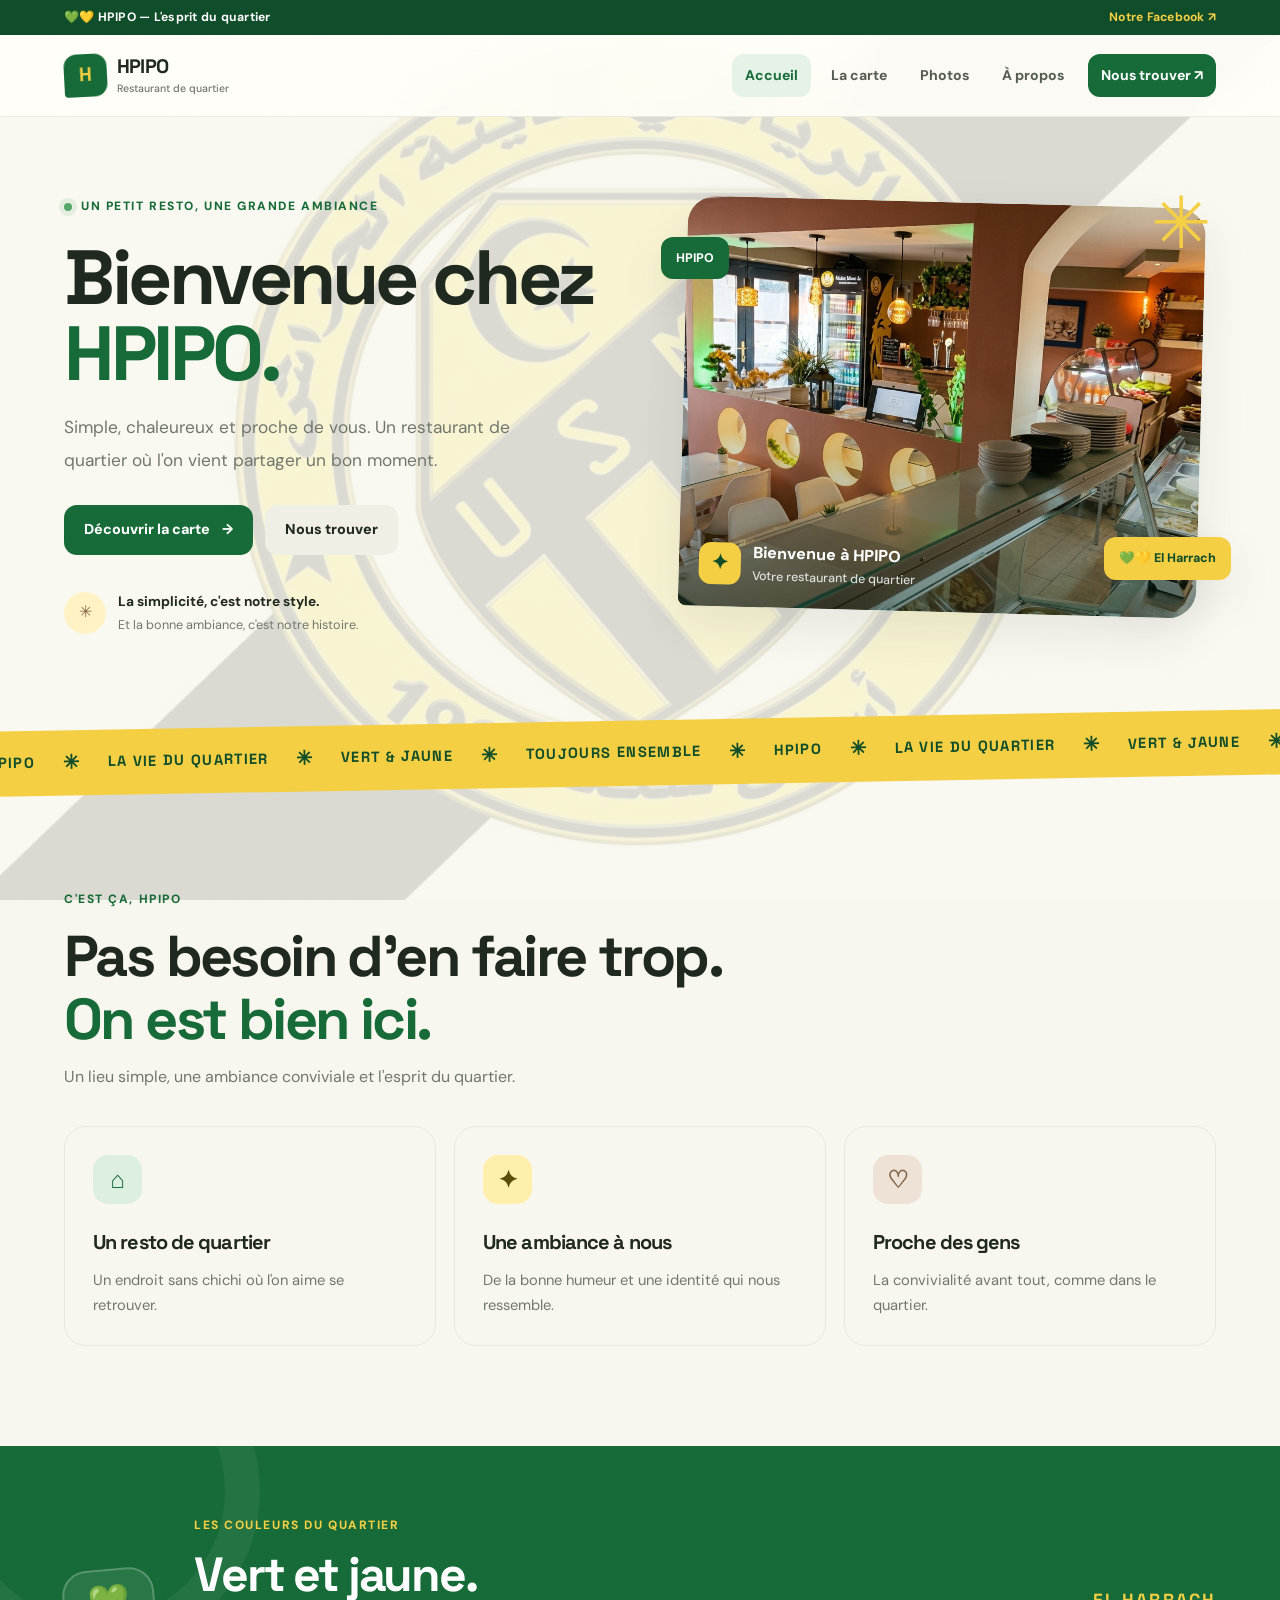
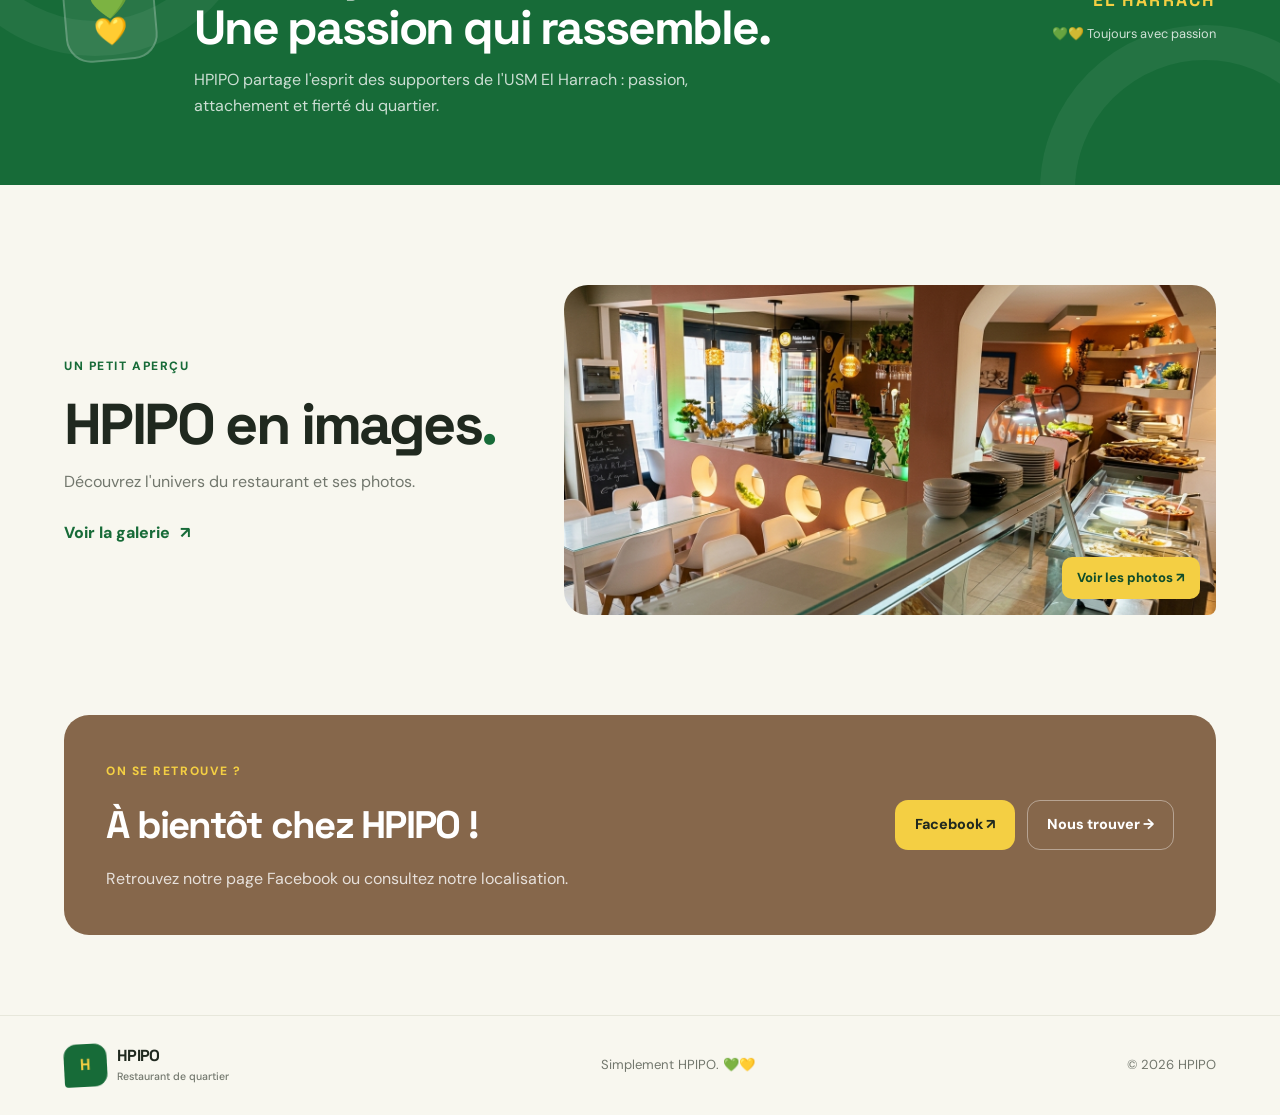
<file: index.html>
<!DOCTYPE html>
<html lang="fr">
<head>
  <meta charset="UTF-8">
  <meta name="viewport" content="width=device-width, initial-scale=1.0">
  <meta name="theme-color" content="#176b38">
  <meta name="description" content="Bienvenue chez HPIPO, un petit restaurant de quartier avec une ambiance conviviale.">
  <title>HPIPO | Restaurant de quartier</title>
  <link rel="stylesheet" href="index.css">
  <script defer src="index.js" defer></script>
</head>
<body>
  <div class="top-strip">
    <span>💚💛 HPIPO — L'esprit du quartier</span>
    <a href="https://web.facebook.com/chefhpipo/?locale=fr_FR&_rdc=1&_rdr#" target="_blank" rel="noopener noreferrer">Notre Facebook ↗</a>
  </div>

  <header class="site-header">
    <a class="brand" href="index.html">
      <span class="brand-mark">H</span>
      <span>HPIPO<small>Restaurant de quartier</small></span>
    </a>

    <button class="menu-toggle" aria-label="Ouvrir le menu" aria-expanded="false">☰</button>

    <nav class="nav-links">
      <a class="active" href="index.html">Accueil</a>
      <a href="menu.html">La carte</a>
      <a href="gallery.html">Photos</a>
      <a href="about.html">À propos</a>
      <a class="nav-contact" href="contact.html">Nous trouver ↗</a>
    </nav>
  </header>

  <main>
    <section class="hero section-wrap">
      <div class="hero-copy reveal">
        <span class="eyebrow"><span class="live-dot"></span> Un petit resto, une grande ambiance</span>
        <h1>Bienvenue chez <span>HPIPO.</span></h1>
        <p class="hero-lead">
          Simple, chaleureux et proche de vous.
          Un restaurant de quartier où l'on vient partager un bon moment.
        </p>

        <div class="hero-actions">
          <a class="btn btn-green" href="menu.html">Découvrir la carte <span>→</span></a>
          <a class="btn btn-light" href="contact.html">Nous trouver</a>
        </div>

        <div class="hero-note">
          <span class="note-icon">✳</span>
          <p><strong>La simplicité, c'est notre style.</strong><br>
          <span>Et la bonne ambiance, c'est notre histoire.</span></p>
        </div>
      </div>

      <div class="hero-visual reveal">
        <div class="image-frame">
          <img src="assets/resturent.png" alt="Photo préparée du restaurant HPIPO">
          <div class="image-label">
            <span class="label-star">✦</span>
            <span>Bienvenue à HPIPO<small>Votre restaurant de quartier</small></span>
          </div>
        </div>
        <span class="floating-tag tag-green">HPIPO</span>
        <span class="floating-tag tag-yellow">💚💛 El Harrach</span>
        <span class="visual-doodle">✳</span>
      </div>
    </section>

    <section class="ticker" aria-label="L'esprit HPIPO">
      <div class="ticker-track">
        <span>HPIPO</span><b>✳</b><span>LA VIE DU QUARTIER</span><b>✳</b>
        <span>VERT & JAUNE</span><b>✳</b><span>TOUJOURS ENSEMBLE</span><b>✳</b>
        <span>HPIPO</span><b>✳</b><span>LA VIE DU QUARTIER</span><b>✳</b>
        <span>VERT & JAUNE</span><b>✳</b><span>TOUJOURS ENSEMBLE</span><b>✳</b>
      </div>
    </section>

    <section class="section-wrap intro-section">
      <div class="section-heading reveal">
        <span class="eyebrow">C'EST ÇA, HPIPO</span>
        <h2>Pas besoin d'en faire trop.<br><span>On est bien ici.</span></h2>
        <p>Un lieu simple, une ambiance conviviale et l'esprit du quartier.</p>
      </div>

      <div class="feature-grid">
        <article class="feature-card reveal">
          <span class="feature-icon green-icon">⌂</span>
          <h3>Un resto de quartier</h3>
          <p>Un endroit sans chichi où l'on aime se retrouver.</p>
        </article>
        <article class="feature-card reveal">
          <span class="feature-icon yellow-icon">✦</span>
          <h3>Une ambiance à nous</h3>
          <p>De la bonne humeur et une identité qui nous ressemble.</p>
        </article>
        <article class="feature-card reveal">
          <span class="feature-icon brown-icon">♡</span>
          <h3>Proche des gens</h3>
          <p>La convivialité avant tout, comme dans le quartier.</p>
        </article>
      </div>
    </section>

    <section class="supporter-section">
      <div class="supporter-inner section-wrap reveal">
        <div class="supporter-badge">💚<br><span>💛</span></div>
        <div>
          <span class="eyebrow light-eyebrow">LES COULEURS DU QUARTIER</span>
          <h2>Vert et jaune.<br>Une passion qui rassemble.</h2>
          <p>HPIPO partage l'esprit des supporters de l'USM El Harrach : passion, attachement et fierté du quartier.</p>
        </div>
        <div class="supporter-side">
          <span class="supporter-word">EL HARRACH</span>
          <span class="supporter-sub">💚💛 Toujours avec passion</span>
        </div>
      </div>
    </section>

    <section class="section-wrap photo-callout">
      <div class="photo-callout-copy reveal">
        <span class="eyebrow">UN PETIT APERÇU</span>
        <h2>HPIPO en images<span>.</span></h2>
        <p>Découvrez l'univers du restaurant et ses photos.</p>
        <a class="text-link" href="gallery.html">Voir la galerie <span>↗</span></a>
      </div>
      <a class="callout-image reveal" href="gallery.html" aria-label="Voir les photos du restaurant">
        <img src="assets/resturent.png" alt="Le restaurant HPIPO">
        <span class="image-open">Voir les photos ↗</span>
      </a>
    </section>

    <section class="final-cta section-wrap reveal">
      <div>
        <span class="eyebrow">ON SE RETROUVE ?</span>
        <h2>À bientôt chez HPIPO !</h2>
        <p>Retrouvez notre page Facebook ou consultez notre localisation.</p>
      </div>
      <div class="hero-actions">
        <a class="btn btn-yellow" href="https://web.facebook.com/chefhpipo/?locale=fr_FR&_rdc=1&_rdr#" target="_blank" rel="noopener noreferrer">Facebook ↗</a>
        <a class="btn btn-outline-light" href="contact.html">Nous trouver →</a>
      </div>
    </section>
  </main>

  <footer class="site-footer">
    <a class="brand footer-brand" href="index.html">
      <span class="brand-mark">H</span><span>HPIPO<small>Restaurant de quartier</small></span>
    </a>
    <p>Simplement HPIPO. 💚💛</p>
    <span>© <span class="current-year"></span> HPIPO</span>
  </footer>

  <button class="back-top" aria-label="Retour en haut">↑</button>
</body>
</html>
</file>
<file: index.css>
@import url('https://fonts.googleapis.com/css2?family=DM+Sans:wght@400;500;600;700;800&family=Space+Grotesk:wght@400;500;600;700&display=swap');

:root {

  --green: #176b38;

  --green-dark: #104d2a;

  --green-light: #e5f2e7;

  --yellow: #f4cf43;

  --brown: rgb(134, 103, 75);

  --cream: #f8f7ef;

  --paper: #fffef9;

  --ink: #20291f;

  --muted: #72776d;

  --border: #e7e7db;

  --radius: 22px;

  --shadow: 0 18px 50px rgba(32, 41, 31, .09);

}

* { box-sizing: border-box; }

html {

  scroll-behavior: smooth;

  scroll-padding-top: 100px;

}

body {

  margin: 0;

  color: var(--ink);

  background: var(--paper);

  font-family: "DM Sans", sans-serif;

  line-height: 1.65;

  overflow-x: hidden;

}

body::selection { background: var(--yellow); color: var(--ink); }

a { color: inherit; text-decoration: none; }

img { display: block; width: 100%; }

button, input, textarea { font: inherit; }

button, a { -webkit-tap-highlight-color: transparent; }

.top-strip {

  min-height: 35px;

  padding: 7px 5%;

  display: flex;

  justify-content: space-between;

  align-items: center;

  gap: 12px;

  background: var(--green-dark);

  color: white;

  font-size: .76rem;

  font-weight: 700;

  letter-spacing: .02em;

}

.top-strip a { color: var(--yellow); }

.top-strip a:hover { text-decoration: underline; }

.site-header {

  position: sticky;

  top: 0;

  z-index: 100;

  min-height: 82px;

  padding: 14px 5%;

  display: flex;

  align-items: center;

  justify-content: space-between;

  gap: 25px;

  background: rgba(255, 254, 249, .94);

  border-bottom: 1px solid rgba(231, 231, 219, .85);

  backdrop-filter: blur(14px);

}

.brand {

  display: inline-flex;

  align-items: center;

  gap: 10px;

  font-family: "Space Grotesk", sans-serif;

  font-size: 1.22rem;

  font-weight: 800;

  line-height: 1.15;

  letter-spacing: -.04em;

}

.brand-mark {

  display: grid;

  place-items: center;

  width: 43px;

  height: 43px;

  border-radius: 13px 13px 13px 4px;

  background: var(--green);

  color: var(--yellow);

  transform: rotate(-3deg);

  transition: transform .3s ease;

}

.brand:hover .brand-mark { transform: rotate(7deg) scale(1.06); }

.brand small {

  display: block;

  margin-top: 4px;

  color: var(--muted);

  font: 500 .66rem "DM Sans", sans-serif;

  letter-spacing: 0;

}

.nav-links {

  display: flex;

  align-items: center;

  gap: 7px;

}

.nav-links a {

  padding: 10px 13px;

  border-radius: 12px;

  color: #545b51;

  font-size: .88rem;

  font-weight: 700;

  transition: color .2s, background .2s, transform .2s;

}

.nav-links a:hover, .nav-links a.active {

  color: var(--green);

  background: var(--green-light);

}

.nav-links a:hover { transform: translateY(-2px); }

.nav-links .nav-contact {

  color: white;

  background: var(--green);

  margin-left: 4px;

}

.nav-links .nav-contact:hover {

  color: var(--ink);

  background: var(--yellow);

}

.menu-toggle {

  display: none;

  border: 0;

  border-radius: 12px;

  background: var(--green-light);

  color: var(--green);

  font-size: 1.4rem;

  padding: 7px 13px;

  cursor: pointer;

}

.section-wrap {

  width: min(1160px, 90%);

  margin-inline: auto;

}

.hero {

  min-height: 590px;

  padding-block: 76px 86px;

  display: grid;

  grid-template-columns: 1.02fr .98fr;

  align-items: center;

  gap: 65px;

}

.hero-copy { max-width: 580px; }

.eyebrow {

  display: inline-flex;

  align-items: center;

  gap: 9px;

  color: var(--green);

  font-size: .75rem;

  font-weight: 800;

  letter-spacing: .13em;

  text-transform: uppercase;

}

.live-dot {

  width: 8px;

  height: 8px;

  border-radius: 50%;

  background: #58a76a;

  box-shadow: 0 0 0 5px rgba(88, 167, 106, .13);

  animation: pulse 2s infinite;

}

h1, h2, h3, p { margin-top: 0; }

h1, h2, h3 {

  font-family: "Space Grotesk", sans-serif;

  letter-spacing: -.045em;

}

.hero h1 {

  max-width: 600px;

  margin: 20px 0;

  font-size: clamp(3.2rem, 6vw, 5.3rem);

  line-height: .99;

}

.hero h1 span, .section-heading h2 span,

.photo-callout h2 span { color: var(--green); }

.hero-lead {

  max-width: 490px;

  color: var(--muted);

  font-size: 1.08rem;

  line-height: 1.9;

}

.hero-actions {

  display: flex;

  flex-wrap: wrap;

  align-items: center;

  gap: 12px;

  margin-top: 28px;

}

.btn {

  display: inline-flex;

  justify-content: center;

  align-items: center;

  gap: 12px;

  min-height: 48px;

  padding: 12px 19px;

  border: 1px solid transparent;

  border-radius: 13px;

  font-size: .9rem;

  font-weight: 800;

  transition: transform .22s ease, box-shadow .22s ease, background .22s ease;

}

.btn:hover {

  transform: translateY(-3px);

  box-shadow: 0 10px 25px rgba(32, 41, 31, .13);

}

.btn-green { background: var(--green); color: white; }

.btn-green:hover { background: var(--green-dark); }

.btn-light { background: #efefe5; color: var(--ink); }

.btn-yellow { background: var(--yellow); color: var(--ink); }

.btn-outline-light { color: white; border-color: rgba(255,255,255,.4); }

.btn-outline-light:hover { background: rgba(255,255,255,.1); }

.hero-note {

  display: flex;

  align-items: center;

  gap: 12px;

  margin-top: 35px;

}

.note-icon {

  display: grid;

  place-items: center;

  width: 42px;

  height: 42px;

  flex-shrink: 0;

  background: #fff3c5;

  color: var(--brown);

  border-radius: 50%;

}

.hero-note p { margin: 0; font-size: .86rem; }

.hero-note p span { color: var(--muted); font-size: .79rem; }

.hero-visual { position: relative; padding: 0 15px 15px 0; }

.image-frame {

  position: relative;

  height: 410px;

  overflow: hidden;

  border-radius: 28px 28px 28px 8px;

  background: var(--green-light);

  box-shadow: var(--shadow);

  transform: rotate(1.5deg);

  transition: transform .5s ease;

}

.image-frame:hover { transform: rotate(0) scale(1.015); }

.image-frame::after {

  position: absolute;

  inset: 40% 0 0;

  content: "";

  background: linear-gradient(transparent, rgba(12, 28, 15, .5));

  pointer-events: none;

}

.image-frame img {

  height: 100%;

  object-fit: cover;

}

.image-label {

  position: absolute;

  z-index: 2;

  bottom: 20px;

  left: 20px;

  right: 20px;

  display: flex;

  align-items: center;

  gap: 12px;

  color: white;

  font-weight: 800;

}

.image-label small {

  display: block;

  color: rgba(255,255,255,.82);

  font-size: .78rem;

  font-weight: 500;

}

.label-star {

  display: grid;

  place-items: center;

  width: 42px;

  height: 42px;

  border-radius: 12px;

  background: var(--yellow);

  color: var(--green-dark);

  font-size: 1.3rem;

}

.floating-tag {

  position: absolute;

  z-index: 3;

  padding: 11px 15px;

  border-radius: 12px;

  box-shadow: var(--shadow);

  font-size: .78rem;

  font-weight: 800;

  animation: bob 4s ease-in-out infinite;

}

.tag-green {

  top: 35px;

  left: -22px;

  background: var(--green);

  color: white;

}

.tag-yellow {

  right: -15px;

  bottom: 47px;

  background: var(--yellow);

  color: var(--green-dark);

  animation-delay: -2s;

}

.visual-doodle {

  position: absolute;

  right: 5px;

  top: -37px;

  color: var(--yellow);

  font-size: 4.5rem;

  animation: spin-slow 18s linear infinite;

}

.ticker {

  overflow: hidden;

  padding: 16px 0;

  color: var(--green-dark);

  background: var(--yellow);

  transform: rotate(-1deg) scale(1.02);

}

.ticker-track {

  display: flex;

  width: max-content;

  align-items: center;

  gap: 27px;

  white-space: nowrap;

  animation: ticker 27s linear infinite;

  font-family: "Space Grotesk", sans-serif;

  font-size: .9rem;

  font-weight: 800;

  letter-spacing: .08em;

}

.ticker-track b { font-size: 1.2rem; }

.ticker:hover .ticker-track { animation-play-state: paused; }

.intro-section { padding-block: 100px; }

.section-heading { max-width: 700px; margin-bottom: 36px; }

.section-heading h2, .photo-callout h2 {

  margin: 14px 0;

  font-size: clamp(2.2rem, 4.5vw, 3.7rem);

  line-height: 1.08;

}

.section-heading p, .photo-callout-copy p { color: var(--muted); }

.feature-grid {

  display: grid;

  grid-template-columns: repeat(3, 1fr);

  gap: 18px;

}

.feature-card {

  padding: 28px;

  border: 1px solid var(--border);

  border-radius: var(--radius);

  background: var(--cream);

  transition: transform .3s ease, box-shadow .3s ease, border-color .3s ease;

}

.feature-card:hover {

  transform: translateY(-7px);

  box-shadow: var(--shadow);

  border-color: #b7d7bb;

}

.feature-icon {

  display: grid;

  place-items: center;

  width: 49px;

  height: 49px;

  margin-bottom: 22px;

  border-radius: 15px;

  font-size: 1.5rem;

  font-weight: 800;

}

.green-icon { color: var(--green); background: #dcefe0; }

.yellow-icon { color: #5c4c0a; background: #ffefac; }

.brown-icon { color: var(--brown); background: #eee2d7; }

.feature-card h3 { margin-bottom: 9px; font-size: 1.25rem; }

.feature-card p { margin-bottom: 0; color: var(--muted); font-size: .92rem; }

.supporter-section {

  padding-block: 65px;

  overflow: hidden;

  color: white;

  background: var(--green);

  position: relative;

}

.supporter-section::before, .supporter-section::after {

  position: absolute;

  content: "";

  width: 260px;

  height: 260px;

  border: 35px solid rgba(255,255,255,.055);

  border-radius: 50%;

}

.supporter-section::before { top: -120px; left: -70px; }

.supporter-section::after { right: -90px; bottom: -170px; }

.supporter-inner {

  display: grid;

  grid-template-columns: 100px 1fr auto;

  align-items: center;

  gap: 30px;

  position: relative;

  z-index: 1;

}

.supporter-badge {

  display: grid;

  place-content: center;

  width: 92px;

  height: 92px;

  border: 2px solid rgba(255,255,255,.22);

  border-radius: 25px;

  background: rgba(255,255,255,.08);

  text-align: center;

  font-size: 2.1rem;

  line-height: 1;

  transform: rotate(-5deg);

}

.supporter-badge span { font-size: 1.7rem; }

.light-eyebrow { color: var(--yellow); }

.supporter-inner h2 {

  margin: 12px 0;

  font-size: clamp(2rem, 4vw, 3rem);

  line-height: 1.1;

}

.supporter-inner p {

  max-width: 570px;

  margin-bottom: 0;

  color: rgba(255,255,255,.78);

}

.supporter-side {

  display: flex;

  flex-direction: column;

  gap: 8px;

  align-items: flex-end;

}

.supporter-word {

  color: var(--yellow);

  font-family: "Space Grotesk", sans-serif;

  font-size: 1.1rem;

  font-weight: 800;

  letter-spacing: .12em;

}

.supporter-sub { color: rgba(255,255,255,.8); font-size: .8rem; }

.photo-callout {

  padding-block: 100px;

  display: grid;

  grid-template-columns: .8fr 1.2fr;

  gap: 65px;

  align-items: center;

}

.photo-callout-copy p { margin-bottom: 25px; }

.text-link {

  display: inline-flex;

  gap: 10px;

  align-items: center;

  color: var(--green);

  font-weight: 800;

}

.text-link span { transition: transform .2s; }

.text-link:hover span { transform: translate(4px, -4px); }

.callout-image {

  position: relative;

  display: block;

  height: 330px;

  overflow: hidden;

  border-radius: 24px 24px 8px 24px;

  background: var(--green-light);

}

.callout-image img {

  height: 100%;

  object-fit: cover;

  transition: transform .7s ease;

}

.callout-image:hover img { transform: scale(1.07); }

.image-open {

  position: absolute;

  right: 16px;

  bottom: 16px;

  padding: 10px 15px;

  border-radius: 10px;

  background: var(--yellow);

  color: var(--green-dark);

  font-size: .82rem;

  font-weight: 800;

}

.final-cta {

  display: flex;

  justify-content: space-between;

  align-items: center;

  gap: 30px;

  padding: 42px;

  margin-bottom: 80px;

  border-radius: 25px;

  color: white;

  background: var(--brown);

}

.final-cta .eyebrow { color: var(--yellow); }

.final-cta h2 { margin: 10px 0; font-size: clamp(1.8rem, 3vw, 2.5rem); }

.final-cta p { margin: 0; color: rgba(255,255,255,.8); }

.final-cta .hero-actions { margin-top: 0; }

.site-footer {

  display: flex;

  align-items: center;

  justify-content: space-between;

  gap: 20px;

  padding: 28px 5%;

  border-top: 1px solid var(--border);

  background: var(--cream);

}

.site-footer p, .site-footer > span { margin: 0; color: var(--muted); font-size: .82rem; }

.footer-brand { font-size: 1rem; }

.back-top {

  position: fixed;

  z-index: 80;

  right: 22px;

  bottom: 22px;

  display: grid;

  place-items: center;

  width: 44px;

  height: 44px;

  border: 0;

  border-radius: 14px;

  color: white;

  background: var(--green);

  font-size: 1.3rem;

  cursor: pointer;

  opacity: 0;

  visibility: hidden;

  transform: translateY(10px);

  transition: .25s;

}

.back-top.visible { opacity: 1; visibility: visible; transform: translateY(0); }

.back-top:hover { color: var(--ink); background: var(--yellow); }

/* Shared styles for the other pages */

.page-hero {

  padding: 75px 0 60px;

  background: var(--cream);

  border-bottom: 1px solid var(--border);

}

.page-hero h1 {

  margin: 12px 0;

  font-size: clamp(2.7rem, 6vw, 4.6rem);

  line-height: 1.05;

}

.page-hero p { max-width: 650px; color: var(--muted); }

.breadcrumb { color: var(--muted); font-size: .82rem; }

.breadcrumb a { color: var(--green); font-weight: 700; }

.content-section { padding-block: 70px 100px; }

.content-section h2 { font-size: clamp(1.9rem, 4vw, 3rem); }

.content-section p { color: var(--muted); }

.menu-notice {

  padding: 22px;

  border: 1px dashed #b8cdb9;

  border-radius: 17px;

  background: var(--green-light);

  color: var(--green-dark);

}

.menu-notice p { margin: 6px 0 0; color: #3e6346; }

.filter-row {

  display: flex;

  flex-wrap: wrap;

  gap: 9px;

  margin: 26px 0;

}

.filter-btn {

  padding: 10px 15px;

  border: 1px solid var(--border);

  border-radius: 100px;

  background: white;

  color: var(--ink);

  font-weight: 700;

  cursor: pointer;

  transition: .2s;

}

.filter-btn.active, .filter-btn:hover {

  border-color: var(--green);

  color: white;

  background: var(--green);

}

.food-grid, .gallery-grid {

  display: grid;

  grid-template-columns: repeat(3, minmax(0, 1fr));

  gap: 20px;

}

.food-card, .gallery-card {

  overflow: hidden;

  border: 1px solid var(--border);

  border-radius: 18px;

  background: white;

  transition: transform .25s, box-shadow .25s;

}

.food-card:hover, .gallery-card:hover {

  transform: translateY(-5px);

  box-shadow: var(--shadow);

}

.food-placeholder {

  display: grid;

  place-items: center;

  min-height: 180px;

  background: var(--cream);

  font-size: 3.4rem;

}

.food-info { padding: 19px; }

.food-info h3 { margin-bottom: 7px; }

.food-info p { margin-bottom: 0; font-size: .9rem; }

.gallery-card img {

  height: 250px;

  object-fit: cover;

  transition: transform .5s;

}

.gallery-card:hover img { transform: scale(1.04); }

.gallery-caption { padding: 15px 17px; font-weight: 800; }

.gallery-caption small { display: block; color: var(--muted); font-weight: 500; }

.about-layout, .contact-layout {

  display: grid;

  grid-template-columns: 1fr 1fr;

  gap: 50px;

  align-items: start;

}

.about-photo {

  overflow: hidden;

  border-radius: 22px;

  background: var(--cream);

}

.about-photo img { min-height: 300px; object-fit: cover; }

.values-list { display: grid; gap: 13px; margin-top: 25px; }

.value-item { display: flex; gap: 13px; align-items: flex-start; }

.value-check {

  display: grid;

  place-items: center;

  flex: 0 0 31px;

  height: 31px;

  border-radius: 10px;

  color: var(--green);

  background: var(--green-light);

  font-weight: 800;

}

.contact-card {

  padding: 25px;

  border: 1px solid var(--border);

  border-radius: 20px;

  background: var(--cream);

}

.contact-card h3 { margin-bottom: 6px; }

.contact-card p { margin-bottom: 16px; }

.contact-stack { display: grid; gap: 17px; }

.contact-link { color: var(--green); font-weight: 800; }

.contact-link:hover { text-decoration: underline; }

.map-frame {

  display: block;

  min-height: 250px;

  padding: 30px;

  margin-top: 20px;

  border-radius: 20px;

  color: white;

  background: var(--green);

  text-align: center;

}

.map-frame .map-icon { font-size: 2.5rem; }

.map-frame p { color: rgba(255,255,255,.8); }

.reveal {

  opacity: 0;

  transform: translateY(22px);

  transition: opacity .7s ease, transform .7s cubic-bezier(.2,.7,.2,1);

}

.reveal.is-visible { opacity: 1; transform: translateY(0); }

.feature-card:nth-child(2) { transition-delay: .08s; }

.feature-card:nth-child(3) { transition-delay: .16s; }

@keyframes pulse {

  0%, 100% { box-shadow: 0 0 0 4px rgba(88,167,106,.13); }

  50% { box-shadow: 0 0 0 8px rgba(88,167,106,.04); }

}

@keyframes bob {

  0%, 100% { transform: translateY(0) rotate(-1deg); }

  50% { transform: translateY(-9px) rotate(1deg); }

}

@keyframes spin-slow { to { transform: rotate(360deg); } }

@keyframes ticker { to { transform: translateX(-50%); } }

@media (prefers-reduced-motion: reduce) {

  *, *::before, *::after {

    scroll-behavior: auto !important;

    animation-duration: .01ms !important;

    animation-iteration-count: 1 !important;

    transition-duration: .01ms !important;

  }

}

@media (max-width: 900px) {

  .hero { gap: 35px; min-height: auto; padding-block: 60px 75px; }

  .hero h1 { font-size: clamp(3rem, 7vw, 4.3rem); }

  .image-frame { height: 350px; }

  .supporter-inner { grid-template-columns: 80px 1fr; }

  .supporter-badge { width: 75px; height: 75px; }

  .supporter-side { grid-column: 2; align-items: flex-start; }

  .photo-callout { gap: 35px; }

  .food-grid, .gallery-grid { grid-template-columns: repeat(2, minmax(0, 1fr)); }

}

@media (max-width: 680px) {

  .top-strip { padding-inline: 5%; font-size: .68rem; }

  .site-header { min-height: 72px; }

  .menu-toggle { display: block; }

  .nav-links {

    position: absolute;

    top: calc(100% + 1px);

    left: 0;

    right: 0;

    display: none;

    align-items: stretch;

    flex-direction: column;

    gap: 4px;

    padding: 15px 5% 20px;

    background: var(--paper);

    border-bottom: 1px solid var(--border);

    box-shadow: 0 18px 30px rgba(0,0,0,.07);

  }

  .nav-links.open { display: flex; }

  .nav-links a { padding: 12px; }

  .nav-links .nav-contact { margin-left: 0; }

  .hero { grid-template-columns: 1fr; gap: 45px; padding-block: 55px 65px; }

  .hero h1 { font-size: clamp(3rem, 14vw, 4.3rem); }

  .hero-lead { font-size: 1rem; }

  .hero-visual { margin-inline: 10px; }

  .image-frame { height: min(95vw, 370px); }

  .tag-green { left: -12px; }

  .tag-yellow { right: -10px; }

  .intro-section { padding-block: 70px; }

  .feature-grid { grid-template-columns: 1fr; }

  .feature-card { padding: 23px; }

  .supporter-inner { grid-template-columns: 1fr; gap: 20px; }

  .supporter-side { grid-column: auto; }

  .supporter-inner h2 { font-size: 2.3rem; }

  .photo-callout { grid-template-columns: 1fr; padding-block: 70px; gap: 25px; }

  .callout-image { height: 260px; }

  .final-cta { flex-direction: column; align-items: flex-start; padding: 27px; margin-bottom: 55px; }

  .final-cta .hero-actions { margin-top: 8px; }

  .site-footer { flex-wrap: wrap; }

  .site-footer p { order: 3; width: 100%; }

  .page-hero { padding-block: 50px 40px; }

  .content-section { padding-block: 50px 70px; }

  .about-layout, .contact-layout { grid-template-columns: 1fr; gap: 30px; }

  .food-grid, .gallery-grid { grid-template-columns: 1fr; }

  .gallery-card img { height: 240px; }

}


/* ==========================================================
   HPIPO — soft USM El Harrach background layer
   Keep this image subtle so text and cards stay readable.
   Image path: assets/USMH.png (relative to css/index.css)
   ========================================================== */
html {
  background: var(--cream);
}

body {
  position: relative;
  isolation: isolate;
  background: transparent;
}

body::before {
  content: "";
  position: fixed;
  inset: 0;
  z-index: -1;
  pointer-events: none;
  background-image:
    linear-gradient(rgba(248, 247, 239, 0.88), rgba(248, 247, 239, 0.88)),
    url("../assets/USMH.png");
  background-position: center, center;
  background-size: cover, cover;
  background-repeat: no-repeat, no-repeat;
  opacity: 1;
}

/* Gentle glass effect on the header; the rest of the design stays intact. */
.site-header {
  background: rgba(255, 254, 249, 0.88);
  backdrop-filter: blur(16px);
  -webkit-backdrop-filter: blur(16px);
}

/* Make sure the mobile menu remains readable over the background. */
@media (max-width: 680px) {
  .nav-links {
    background: rgba(255, 254, 249, 0.97);
    backdrop-filter: blur(16px);
    -webkit-backdrop-filter: blur(16px);
  }
}
/* ==============================
   HPIPO MODERN HEADER
============================== */

.hpipo-header {
    position: sticky;
    top: 0;
    z-index: 1000;
    width: 100%;
    background: rgba(18, 35, 24, 0.96);
    border-bottom: 2px solid #e4c532;
    box-shadow: 0 6px 25px rgba(0, 0, 0, 0.18);
    backdrop-filter: blur(14px);
    -webkit-backdrop-filter: blur(14px);
}

.hpipo-navbar {
    width: min(1200px, 94%);
    min-height: 88px;
    margin: 0 auto;
    display: flex;
    align-items: center;
    justify-content: space-between;
    gap: 25px;
}

/* LOGO */

.hpipo-logo {
    display: flex;
    align-items: center;
    gap: 11px;
    flex-shrink: 0;
    text-decoration: none;
}

.logo-icon {
    width: 48px;
    height: 48px;
    display: grid;
    place-items: center;
    font-size: 25px;
    background: linear-gradient(135deg, #f5dc47, #d6ae19);
    border-radius: 15px;
    box-shadow: 0 4px 15px rgba(228, 197, 50, 0.22);
    transition: transform 0.3s ease;
}

.hpipo-logo:hover .logo-icon {
    transform: rotate(-8deg) scale(1.08);
}

.logo-text {
    display: flex;
    flex-direction: column;
    gap: 3px;
}

.logo-text strong {
    color: #ffffff;
    font-size: 27px;
    font-weight: 900;
    line-height: 1;
    letter-spacing: 1px;
}

.logo-text strong span {
    color: #f0d33c;
}

.logo-text small {
    color: #d0d8cf;
    font-size: 9px;
    font-weight: 700;
    letter-spacing: 1.3px;
}

/* NAVIGATION LINKS */

.hpipo-nav-links {
    display: flex;
    align-items: center;
    justify-content: center;
    gap: 7px;
    list-style: none;
    padding: 0;
    margin: 0;
}

.hpipo-nav-links li {
    margin: 0;
    padding: 0;
}

.hpipo-nav-links a {
    position: relative;
    display: flex;
    align-items: center;
    gap: 7px;
    padding: 12px 13px;
    color: #edf0e9;
    text-decoration: none;
    font-size: 14px;
    font-weight: 600;
    border-radius: 11px;
    transition:
        color 0.25s ease,
        background 0.25s ease,
        transform 0.25s ease;
}

.hpipo-nav-links a span {
    color: #f0d33c;
    font-size: 17px;
}

.hpipo-nav-links a:hover {
    color: #f5dc47;
    background: rgba(255, 255, 255, 0.08);
    transform: translateY(-2px);
}

/* ACTIVE PAGE */

.hpipo-nav-links a.active {
    color: #17251a;
    background: #f0d33c;
    box-shadow: 0 4px 13px rgba(240, 211, 60, 0.2);
}

.hpipo-nav-links a.active span {
    color: #17251a;
}

/* FACEBOOK BUTTON */

.hpipo-contact-btn {
    display: inline-flex;
    align-items: center;
    justify-content: center;
    gap: 8px;
    padding: 12px 17px;
    color: #17251a;
    background: #f0d33c;
    border: 2px solid #f0d33c;
    border-radius: 12px;
    text-decoration: none;
    font-size: 13px;
    font-weight: 800;
    white-space: nowrap;
    transition: all 0.25s ease;
}

.hpipo-contact-btn:hover {
    color: #f0d33c;
    background: transparent;
    transform: translateY(-3px);
    box-shadow: 0 7px 18px rgba(240, 211, 60, 0.13);
}

/* MOBILE MENU BUTTON */

.hpipo-menu-toggle {
    display: none;
    width: 45px;
    height: 45px;
    padding: 10px;
    background: rgba(255, 255, 255, 0.08);
    border: 1px solid rgba(240, 211, 60, 0.4);
    border-radius: 12px;
    cursor: pointer;
}

.hpipo-menu-toggle span {
    display: block;
    width: 100%;
    height: 3px;
    margin: 5px 0;
    background: #f0d33c;
    border-radius: 5px;
    transition: all 0.25s ease;
}

/* TABLET & MOBILE */

@media (max-width: 1000px) {
    .hpipo-navbar {
        width: 92%;
        min-height: 78px;
        gap: 12px;
    }

    .hpipo-menu-toggle {
        display: block;
        flex-shrink: 0;
    }

    .hpipo-contact-btn {
        margin-left: auto;
    }

    .hpipo-nav-links {
        position: absolute;
        top: calc(100% + 2px);
        left: 0;
        right: 0;
        display: flex;
        flex-direction: column;
        align-items: stretch;
        gap: 7px;
        padding: 0 5%;
        max-height: 0;
        overflow: hidden;
        visibility: hidden;
        opacity: 0;
        background: #17251a;
        border-bottom: 2px solid #e4c532;
        box-shadow: 0 12px 20px rgba(0, 0, 0, 0.2);
        transition:
            max-height 0.35s ease,
            opacity 0.25s ease,
            padding 0.35s ease,
            visibility 0.35s ease;
    }

    .hpipo-nav-links.open {
        max-height: 400px;
        padding-top: 16px;
        padding-bottom: 18px;
        visibility: visible;
        opacity: 1;
    }

    .hpipo-nav-links a {
        padding: 14px 16px;
        font-size: 15px;
    }

    .hpipo-nav-links a:hover {
        transform: translateX(4px);
    }
}

@media (max-width: 480px) {
    .hpipo-navbar {
        min-height: 72px;
    }

    .logo-icon {
        width: 40px;
        height: 40px;
        font-size: 21px;
        border-radius: 12px;
    }

    .logo-text strong {
        font-size: 23px;
    }

    .logo-text small {
        font-size: 7px;
        letter-spacing: 0.8px;
    }

    .hpipo-contact-btn {
        display: none;
    }

    .hpipo-menu-toggle {
        width: 42px;
        height: 42px;
    }
}
</file>
